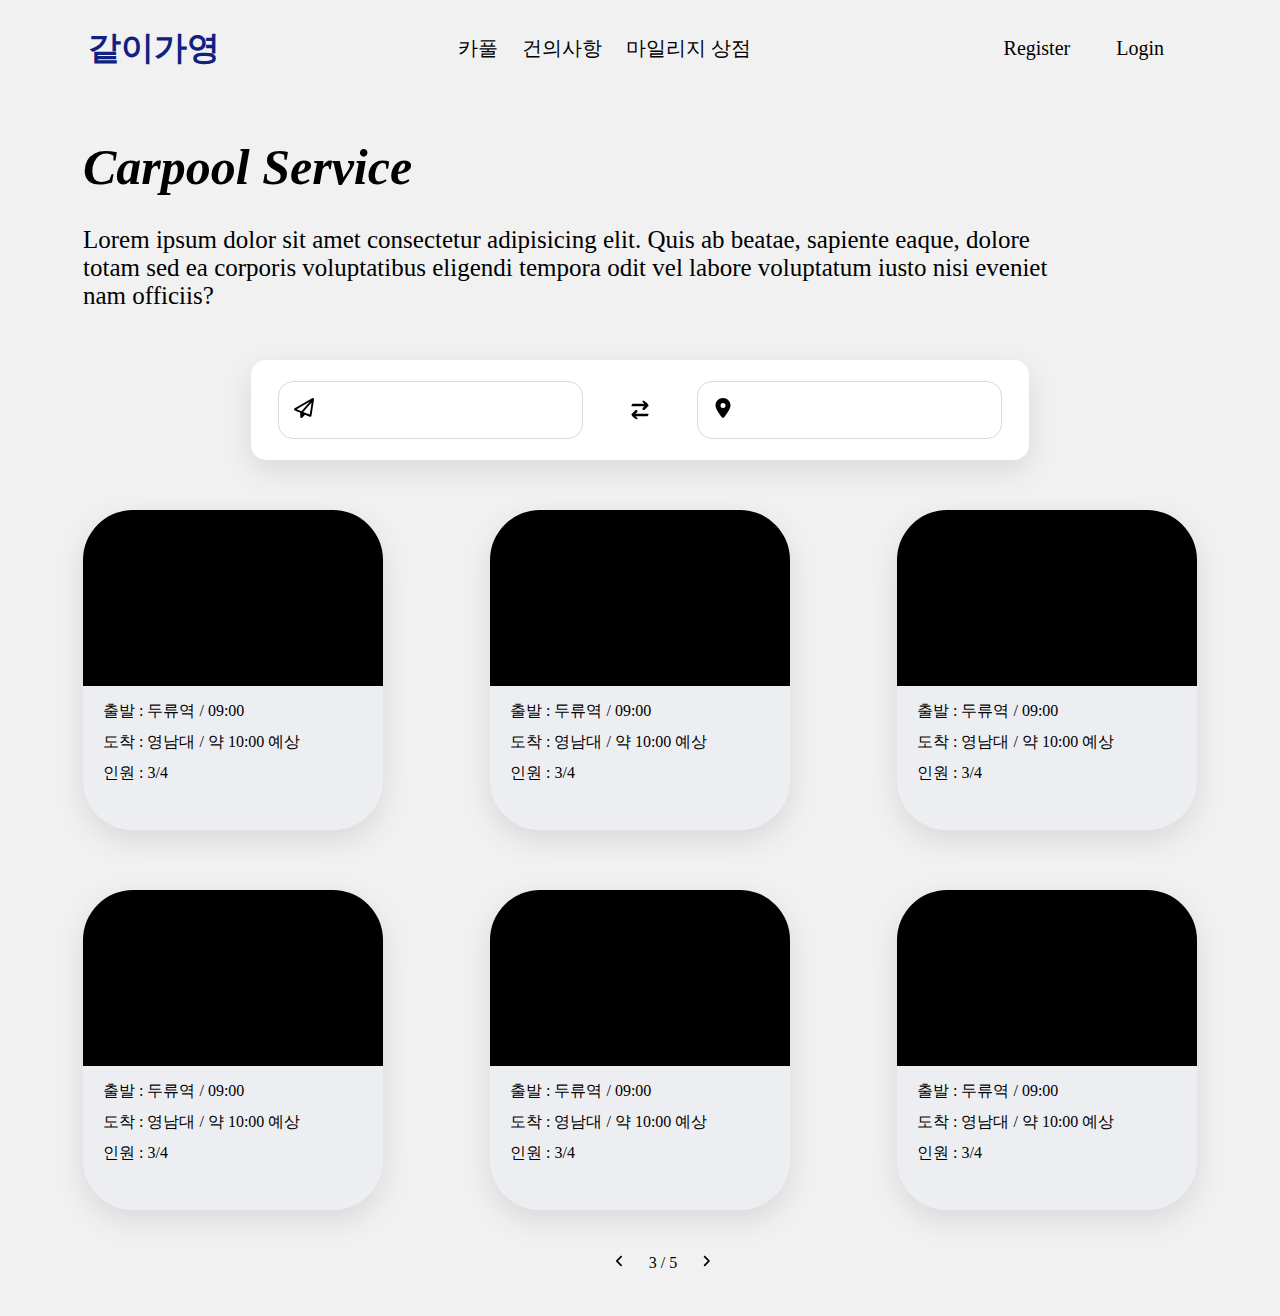
<file: carpool.html>
<!DOCTYPE html>
<html lang="en">
<head>
    <meta charset="UTF-8">
    <meta name="viewport" content="width=device-width, initial-scale=1.0">
    <link rel="stylesheet" href="carpool.css">
    <title>Document</title>
</head>
<body>
    <nav>
        <a href="#" class="logo">같이가영</a>

        <div class="menu">
            <a href="#">카풀</a>
            <a href="#">건의사항</a>
            <a href="#">마일리지 상점</a>
        </div>

        <div class="link">
            <a href="#">Register</a>
            <a href="#">Login</a>
        </div>
    </nav>

    <h1 class="separator">Carpool Service</h1>
    <div class="description">
        Lorem ipsum dolor sit amet consectetur adipisicing elit. Quis ab beatae, sapiente eaque, dolore totam sed ea corporis voluptatibus eligendi tempora odit vel labore voluptatum iusto nisi eveniet nam officiis?

    </div>

    <div class="search-container">
        <div class="search-area">
            <div class="start-box input-box">
                <label for="start-place">
                    <svg xmlns="http://www.w3.org/2000/svg" height="20" width="20" viewBox="0 0 512 512"><!--!Font Awesome Free 6.5.2 by @fontawesome - https://fontawesome.com License - https://fontawesome.com/license/free Copyright 2024 Fonticons, Inc.--><path d="M16.1 260.2c-22.6 12.9-20.5 47.3 3.6 57.3L160 376V479.3c0 18.1 14.6 32.7 32.7 32.7c9.7 0 18.9-4.3 25.1-11.8l62-74.3 123.9 51.6c18.9 7.9 40.8-4.5 43.9-24.7l64-416c1.9-12.1-3.4-24.3-13.5-31.2s-23.3-7.5-34-1.4l-448 256zm52.1 25.5L409.7 90.6 190.1 336l1.2 1L68.2 285.7zM403.3 425.4L236.7 355.9 450.8 116.6 403.3 425.4z"/></svg>
                </label>
                <input type="text" id="start-place">
            </div>
            <div class="change">
                <svg xmlns="http://www.w3.org/2000/svg" height="20" width="20" viewBox="0 0 448 512"><!--!Font Awesome Free 6.5.2 by @fontawesome - https://fontawesome.com License - https://fontawesome.com/license/free Copyright 2024 Fonticons, Inc.--><path d="M438.6 150.6c12.5-12.5 12.5-32.8 0-45.3l-96-96c-12.5-12.5-32.8-12.5-45.3 0s-12.5 32.8 0 45.3L338.7 96 32 96C14.3 96 0 110.3 0 128s14.3 32 32 32l306.7 0-41.4 41.4c-12.5 12.5-12.5 32.8 0 45.3s32.8 12.5 45.3 0l96-96zm-333.3 352c12.5 12.5 32.8 12.5 45.3 0s12.5-32.8 0-45.3L109.3 416 416 416c17.7 0 32-14.3 32-32s-14.3-32-32-32l-306.7 0 41.4-41.4c12.5-12.5 12.5-32.8 0-45.3s-32.8-12.5-45.3 0l-96 96c-12.5 12.5-12.5 32.8 0 45.3l96 96z"/></svg>
            </div>
            <div class="depart-box input-box">
                <label for="depart-place">
                    <svg xmlns="http://www.w3.org/2000/svg" height="20" width="20" viewBox="0 0 384 512"><!--!Font Awesome Free 6.5.2 by @fontawesome - https://fontawesome.com License - https://fontawesome.com/license/free Copyright 2024 Fonticons, Inc.--><path d="M215.7 499.2C267 435 384 279.4 384 192C384 86 298 0 192 0S0 86 0 192c0 87.4 117 243 168.3 307.2c12.3 15.3 35.1 15.3 47.4 0zM192 128a64 64 0 1 1 0 128 64 64 0 1 1 0-128z"/></svg>
                </label>
                <input type="text" id="depart-place">
            </div>
            
        </div>
    </div>

    <div class="carpool-list">
        <a class="carpool-list-card">
                <div class="carpool-image"></div>
                <div class="carpool-description">
                    <p class="start">출발 : 두류역 / 09:00</p>
                    <p class="department">도착 : 영남대 / 약 10:00 예상</p>
                    <p class="member">인원 : 3/4</p>
                </div>
        </a>
        <a class="carpool-list-card">
            <div class="carpool-image"></div>
            <div class="carpool-description">
                <p class="start">출발 : 두류역 / 09:00</p>
                <p class="department">도착 : 영남대 / 약 10:00 예상</p>
                <p class="member">인원 : 3/4</p>
            </div>
    </a>
    <a class="carpool-list-card">
        <div class="carpool-image"></div>
        <div class="carpool-description">
            <p class="start">출발 : 두류역 / 09:00</p>
            <p class="department">도착 : 영남대 / 약 10:00 예상</p>
            <p class="member">인원 : 3/4</p>
        </div>
    </a>
    <a class="carpool-list-card">
        <div class="carpool-image"></div>
        <div class="carpool-description">
            <p class="start">출발 : 두류역 / 09:00</p>
            <p class="department">도착 : 영남대 / 약 10:00 예상</p>
            <p class="member">인원 : 3/4</p>
        </div>
    </a>
    <a class="carpool-list-card">
        <div class="carpool-image"></div>
        <div class="carpool-description">
            <p class="start">출발 : 두류역 / 09:00</p>
            <p class="department">도착 : 영남대 / 약 10:00 예상</p>
            <p class="member">인원 : 3/4</p>
        </div>
    </a>

    <a class="carpool-list-card">
        <div class="carpool-image"></div>
        <div class="carpool-description">
            <p class="start">출발 : 두류역 / 09:00</p>
            <p class="department">도착 : 영남대 / 약 10:00 예상</p>
            <p class="member">인원 : 3/4</p>
        </div>
    </a>
    </div>

    <div class="page-handler">
        <a href="#" class="go-to-pre-page">
            <svg xmlns="http://www.w3.org/2000/svg" height="14" width="8.75" viewBox="0 0 320 512"><!--!Font Awesome Free 6.5.2 by @fontawesome - https://fontawesome.com License - https://fontawesome.com/license/free Copyright 2024 Fonticons, Inc.--><path d="M41.4 233.4c-12.5 12.5-12.5 32.8 0 45.3l160 160c12.5 12.5 32.8 12.5 45.3 0s12.5-32.8 0-45.3L109.3 256 246.6 118.6c12.5-12.5 12.5-32.8 0-45.3s-32.8-12.5-45.3 0l-160 160z"/></svg>
        </a>
        <div>3 / 5</div>
        <a href="#" class="go-to-post-page">
            <svg xmlns="http://www.w3.org/2000/svg" height="14" width="8.75" viewBox="0 0 320 512"><!--!Font Awesome Free 6.5.2 by @fontawesome - https://fontawesome.com License - https://fontawesome.com/license/free Copyright 2024 Fonticons, Inc.--><path d="M278.6 233.4c12.5 12.5 12.5 32.8 0 45.3l-160 160c-12.5 12.5-32.8 12.5-45.3 0s-12.5-32.8 0-45.3L210.7 256 73.4 118.6c-12.5-12.5-12.5-32.8 0-45.3s32.8-12.5 45.3 0l160 160z"/></svg>
        </a>

    </div>

    <div class="modal-container hidden">
        <div class="modal-content">
            
            <div class="left">
                <div class="map"></div>
                <div class="specification"></div>
            </div>
            <div class="right">
                <a class="modal-close">
                    <svg xmlns="http://www.w3.org/2000/svg" width="40px" height="40px" viewBox="0 0 384 512"><!--!Font Awesome Free 6.5.2 by @fontawesome - https://fontawesome.com License - https://fontawesome.com/license/free Copyright 2024 Fonticons, Inc.--><path d="M342.6 150.6c12.5-12.5 12.5-32.8 0-45.3s-32.8-12.5-45.3 0L192 210.7 86.6 105.4c-12.5-12.5-32.8-12.5-45.3 0s-12.5 32.8 0 45.3L146.7 256 41.4 361.4c-12.5 12.5-12.5 32.8 0 45.3s32.8 12.5 45.3 0L192 301.3 297.4 406.6c12.5 12.5 32.8 12.5 45.3 0s12.5-32.8 0-45.3L237.3 256 342.6 150.6z"/></svg>
                </a>
                <h2 class="title">두류역 -> 영남대</h2>
                <p class="distributor">제공자 : 허기영</p>
                <p class="drvier-description">Lorem ipsum dolor sit amet consectetur adipisicing elit. Quod, fuga? Facere quibusdam labore, ea incidunt magni doloribus reiciendis enim minima soluta eveniet, quam tempore delectus fugit ducimus blanditiis sapiente unde!</p>
                <div class="form-container">
                    <h3 class="notice-title">주의 사항</h3>
                    <div class="notice">
                        Lorem ipsum dolor sit, amet consectetur adipisicing elit. Deleniti illum in, sapiente, voluptatum quam suscipit aut vitae excepturi distinctio nostrum, eos incidunt delectus. Dolor, dignissimos cum excepturi beatae nesciunt laborum?
                        Lorem, ipsum dolor sit amet consectetur adipisicing elit. A velit illo vero tempore labore minima veniam nulla sunt! Molestiae optio dolores illo qui, quasi porro numquam laborum perspiciatis sed alias?
                    </div>
                </div>
                <div class="register-button">
                    신청
                </div>
            </div>
        </div>
    </div>

    <script src="./carpool.js"></script>

</body>
</html>
</file>
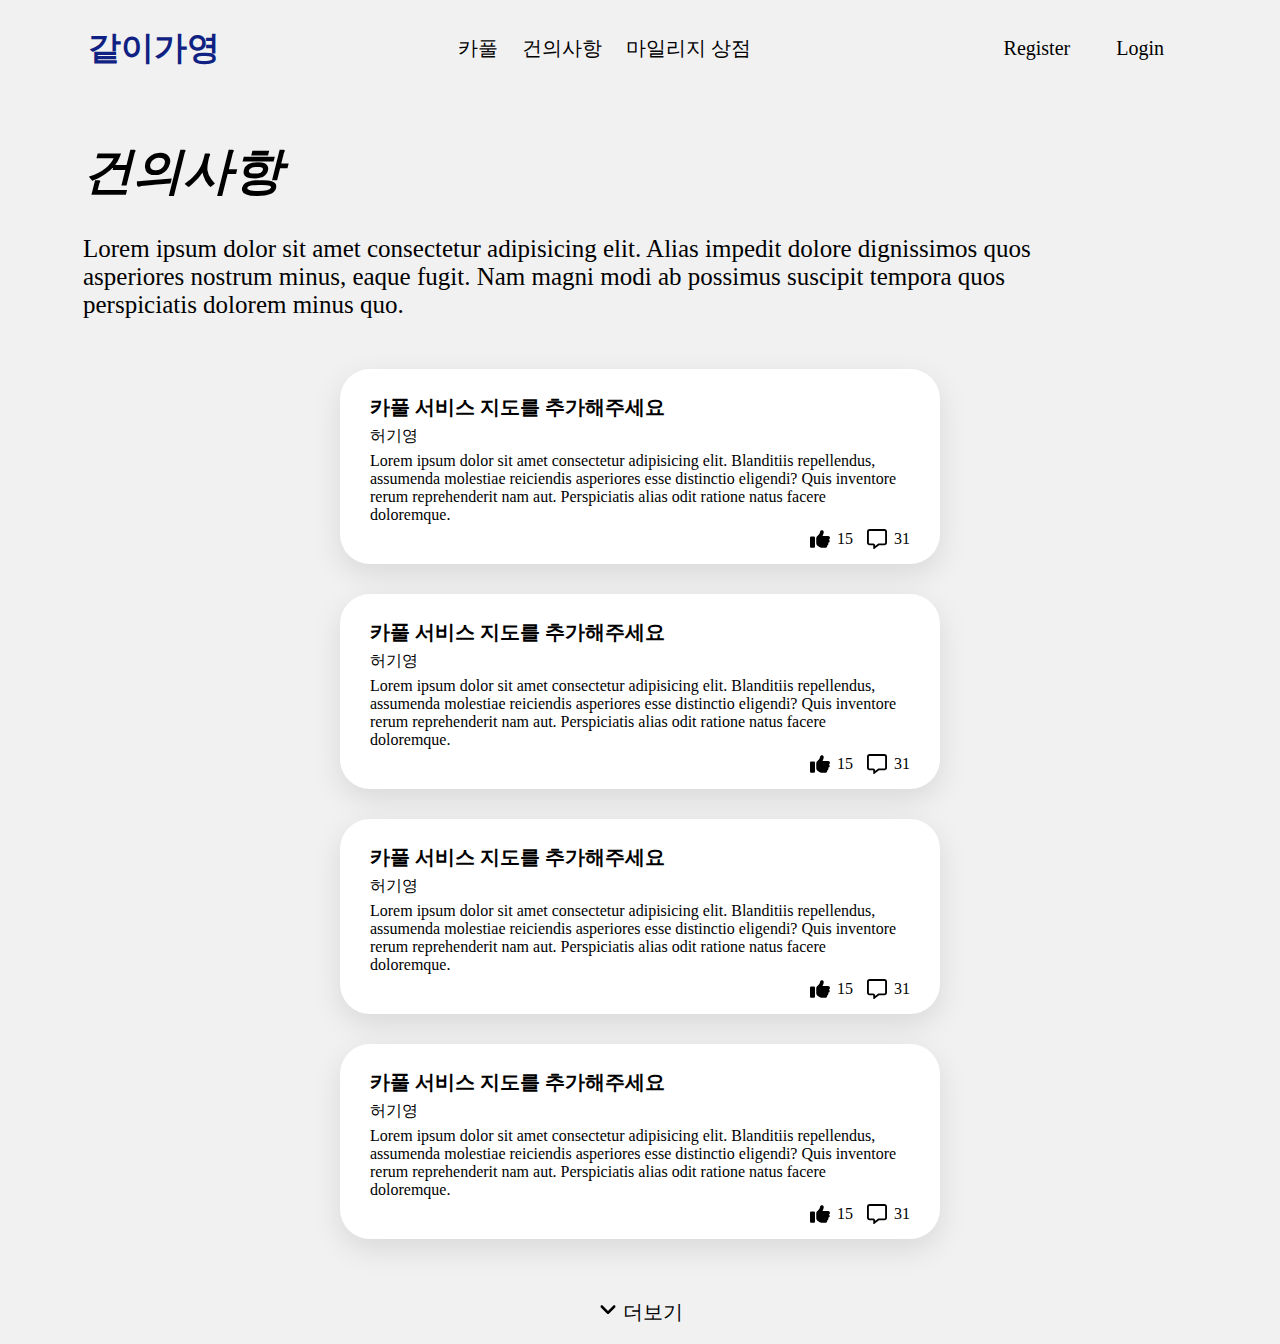
<file: post.html>
<!DOCTYPE html>
<html lang="en">
<head>
    <meta charset="UTF-8">
    <meta name="viewport" content="width=device-width, initial-scale=1.0">
    <link rel="stylesheet" href="post.css">
    <title>Document</title>
</head>
<body>
    <nav>
        <a href="#" class="logo">같이가영</a>

        <div class="menu">
            <a href="#">카풀</a>
            <a href="#">건의사항</a>
            <a href="#">마일리지 상점</a>
        </div>

        <div class="link">
            <a href="#">Register</a>
            <a href="#">Login</a>
        </div>
    </nav>

    <h1 class="separator">건의사항</h1>
    <div class="description">
        Lorem ipsum dolor sit amet consectetur adipisicing elit. Alias impedit dolore dignissimos quos asperiores nostrum minus, eaque fugit. Nam magni modi ab possimus suscipit tempora quos perspiciatis dolorem minus quo.
    </div>

    <div class="post-container">
        <div class="post-card">
            <div class="title">카풀 서비스 지도를 추가해주세요</div>
            <div class="author">허기영</div>
            <div class="content">
                Lorem ipsum dolor sit amet consectetur adipisicing elit. Blanditiis repellendus, assumenda molestiae reiciendis asperiores esse distinctio eligendi? Quis inventore rerum reprehenderit nam aut. Perspiciatis alias odit ratione natus facere doloremque.
            </div>
            <div class="post-card-footer">
                <div class="like-button post-card-button">
                    <svg xmlns="http://www.w3.org/2000/svg" height="20" width="20" viewBox="0 0 512 512"><!--!Font Awesome Free 6.5.2 by @fontawesome - https://fontawesome.com License - https://fontawesome.com/license/free Copyright 2024 Fonticons, Inc.--><path d="M313.4 32.9c26 5.2 42.9 30.5 37.7 56.5l-2.3 11.4c-5.3 26.7-15.1 52.1-28.8 75.2H464c26.5 0 48 21.5 48 48c0 18.5-10.5 34.6-25.9 42.6C497 275.4 504 288.9 504 304c0 23.4-16.8 42.9-38.9 47.1c4.4 7.3 6.9 15.8 6.9 24.9c0 21.3-13.9 39.4-33.1 45.6c.7 3.3 1.1 6.8 1.1 10.4c0 26.5-21.5 48-48 48H294.5c-19 0-37.5-5.6-53.3-16.1l-38.5-25.7C176 420.4 160 390.4 160 358.3V320 272 247.1c0-29.2 13.3-56.7 36-75l7.4-5.9c26.5-21.2 44.6-51 51.2-84.2l2.3-11.4c5.2-26 30.5-42.9 56.5-37.7zM32 192H96c17.7 0 32 14.3 32 32V448c0 17.7-14.3 32-32 32H32c-17.7 0-32-14.3-32-32V224c0-17.7 14.3-32 32-32z"/></svg>
                    <span>15</span>
                </div>
                <div class="comment-button post-card-button">
                    <svg xmlns="http://www.w3.org/2000/svg" height="20" width="20" viewBox="0 0 512 512"><!--!Font Awesome Free 6.5.2 by @fontawesome - https://fontawesome.com License - https://fontawesome.com/license/free Copyright 2024 Fonticons, Inc.--><path d="M160 368c26.5 0 48 21.5 48 48v16l72.5-54.4c8.3-6.2 18.4-9.6 28.8-9.6H448c8.8 0 16-7.2 16-16V64c0-8.8-7.2-16-16-16H64c-8.8 0-16 7.2-16 16V352c0 8.8 7.2 16 16 16h96zm48 124l-.2 .2-5.1 3.8-17.1 12.8c-4.8 3.6-11.3 4.2-16.8 1.5s-8.8-8.2-8.8-14.3V474.7v-6.4V468v-4V416H112 64c-35.3 0-64-28.7-64-64V64C0 28.7 28.7 0 64 0H448c35.3 0 64 28.7 64 64V352c0 35.3-28.7 64-64 64H309.3L208 492z"/></svg>
                    <span>31</span>
                </div>
            </div>
        </div>

        <div class="post-card">
            <div class="title">카풀 서비스 지도를 추가해주세요</div>
            <div class="author">허기영</div>
            <div class="content">
                Lorem ipsum dolor sit amet consectetur adipisicing elit. Blanditiis repellendus, assumenda molestiae reiciendis asperiores esse distinctio eligendi? Quis inventore rerum reprehenderit nam aut. Perspiciatis alias odit ratione natus facere doloremque.
            </div>
            <div class="post-card-footer">
                <div class="like-button post-card-button">
                    <svg xmlns="http://www.w3.org/2000/svg" height="20" width="20" viewBox="0 0 512 512"><!--!Font Awesome Free 6.5.2 by @fontawesome - https://fontawesome.com License - https://fontawesome.com/license/free Copyright 2024 Fonticons, Inc.--><path d="M313.4 32.9c26 5.2 42.9 30.5 37.7 56.5l-2.3 11.4c-5.3 26.7-15.1 52.1-28.8 75.2H464c26.5 0 48 21.5 48 48c0 18.5-10.5 34.6-25.9 42.6C497 275.4 504 288.9 504 304c0 23.4-16.8 42.9-38.9 47.1c4.4 7.3 6.9 15.8 6.9 24.9c0 21.3-13.9 39.4-33.1 45.6c.7 3.3 1.1 6.8 1.1 10.4c0 26.5-21.5 48-48 48H294.5c-19 0-37.5-5.6-53.3-16.1l-38.5-25.7C176 420.4 160 390.4 160 358.3V320 272 247.1c0-29.2 13.3-56.7 36-75l7.4-5.9c26.5-21.2 44.6-51 51.2-84.2l2.3-11.4c5.2-26 30.5-42.9 56.5-37.7zM32 192H96c17.7 0 32 14.3 32 32V448c0 17.7-14.3 32-32 32H32c-17.7 0-32-14.3-32-32V224c0-17.7 14.3-32 32-32z"/></svg>
                    <span>15</span>
                </div>
                <div class="comment-button post-card-button">
                    <svg xmlns="http://www.w3.org/2000/svg" height="20" width="20" viewBox="0 0 512 512"><!--!Font Awesome Free 6.5.2 by @fontawesome - https://fontawesome.com License - https://fontawesome.com/license/free Copyright 2024 Fonticons, Inc.--><path d="M160 368c26.5 0 48 21.5 48 48v16l72.5-54.4c8.3-6.2 18.4-9.6 28.8-9.6H448c8.8 0 16-7.2 16-16V64c0-8.8-7.2-16-16-16H64c-8.8 0-16 7.2-16 16V352c0 8.8 7.2 16 16 16h96zm48 124l-.2 .2-5.1 3.8-17.1 12.8c-4.8 3.6-11.3 4.2-16.8 1.5s-8.8-8.2-8.8-14.3V474.7v-6.4V468v-4V416H112 64c-35.3 0-64-28.7-64-64V64C0 28.7 28.7 0 64 0H448c35.3 0 64 28.7 64 64V352c0 35.3-28.7 64-64 64H309.3L208 492z"/></svg>
                    <span>31</span>
                </div>
            </div>
        </div>

        <div class="post-card">
            <div class="title">카풀 서비스 지도를 추가해주세요</div>
            <div class="author">허기영</div>
            <div class="content">
                Lorem ipsum dolor sit amet consectetur adipisicing elit. Blanditiis repellendus, assumenda molestiae reiciendis asperiores esse distinctio eligendi? Quis inventore rerum reprehenderit nam aut. Perspiciatis alias odit ratione natus facere doloremque.
            </div>
            <div class="post-card-footer">
                <div class="like-button post-card-button">
                    <svg xmlns="http://www.w3.org/2000/svg" height="20" width="20" viewBox="0 0 512 512"><!--!Font Awesome Free 6.5.2 by @fontawesome - https://fontawesome.com License - https://fontawesome.com/license/free Copyright 2024 Fonticons, Inc.--><path d="M313.4 32.9c26 5.2 42.9 30.5 37.7 56.5l-2.3 11.4c-5.3 26.7-15.1 52.1-28.8 75.2H464c26.5 0 48 21.5 48 48c0 18.5-10.5 34.6-25.9 42.6C497 275.4 504 288.9 504 304c0 23.4-16.8 42.9-38.9 47.1c4.4 7.3 6.9 15.8 6.9 24.9c0 21.3-13.9 39.4-33.1 45.6c.7 3.3 1.1 6.8 1.1 10.4c0 26.5-21.5 48-48 48H294.5c-19 0-37.5-5.6-53.3-16.1l-38.5-25.7C176 420.4 160 390.4 160 358.3V320 272 247.1c0-29.2 13.3-56.7 36-75l7.4-5.9c26.5-21.2 44.6-51 51.2-84.2l2.3-11.4c5.2-26 30.5-42.9 56.5-37.7zM32 192H96c17.7 0 32 14.3 32 32V448c0 17.7-14.3 32-32 32H32c-17.7 0-32-14.3-32-32V224c0-17.7 14.3-32 32-32z"/></svg>
                    <span>15</span>
                </div>
                <div class="comment-button post-card-button">
                    <svg xmlns="http://www.w3.org/2000/svg" height="20" width="20" viewBox="0 0 512 512"><!--!Font Awesome Free 6.5.2 by @fontawesome - https://fontawesome.com License - https://fontawesome.com/license/free Copyright 2024 Fonticons, Inc.--><path d="M160 368c26.5 0 48 21.5 48 48v16l72.5-54.4c8.3-6.2 18.4-9.6 28.8-9.6H448c8.8 0 16-7.2 16-16V64c0-8.8-7.2-16-16-16H64c-8.8 0-16 7.2-16 16V352c0 8.8 7.2 16 16 16h96zm48 124l-.2 .2-5.1 3.8-17.1 12.8c-4.8 3.6-11.3 4.2-16.8 1.5s-8.8-8.2-8.8-14.3V474.7v-6.4V468v-4V416H112 64c-35.3 0-64-28.7-64-64V64C0 28.7 28.7 0 64 0H448c35.3 0 64 28.7 64 64V352c0 35.3-28.7 64-64 64H309.3L208 492z"/></svg>
                    <span>31</span>
                </div>
            </div>
        </div>

        <div class="post-card">
            <div class="title">카풀 서비스 지도를 추가해주세요</div>
            <div class="author">허기영</div>
            <div class="content">
                Lorem ipsum dolor sit amet consectetur adipisicing elit. Blanditiis repellendus, assumenda molestiae reiciendis asperiores esse distinctio eligendi? Quis inventore rerum reprehenderit nam aut. Perspiciatis alias odit ratione natus facere doloremque.
            </div>
            <div class="post-card-footer">
                <div class="like-button post-card-button">
                    <svg xmlns="http://www.w3.org/2000/svg" height="20" width="20" viewBox="0 0 512 512"><!--!Font Awesome Free 6.5.2 by @fontawesome - https://fontawesome.com License - https://fontawesome.com/license/free Copyright 2024 Fonticons, Inc.--><path d="M313.4 32.9c26 5.2 42.9 30.5 37.7 56.5l-2.3 11.4c-5.3 26.7-15.1 52.1-28.8 75.2H464c26.5 0 48 21.5 48 48c0 18.5-10.5 34.6-25.9 42.6C497 275.4 504 288.9 504 304c0 23.4-16.8 42.9-38.9 47.1c4.4 7.3 6.9 15.8 6.9 24.9c0 21.3-13.9 39.4-33.1 45.6c.7 3.3 1.1 6.8 1.1 10.4c0 26.5-21.5 48-48 48H294.5c-19 0-37.5-5.6-53.3-16.1l-38.5-25.7C176 420.4 160 390.4 160 358.3V320 272 247.1c0-29.2 13.3-56.7 36-75l7.4-5.9c26.5-21.2 44.6-51 51.2-84.2l2.3-11.4c5.2-26 30.5-42.9 56.5-37.7zM32 192H96c17.7 0 32 14.3 32 32V448c0 17.7-14.3 32-32 32H32c-17.7 0-32-14.3-32-32V224c0-17.7 14.3-32 32-32z"/></svg>
                    <span>15</span>
                </div>
                <div class="comment-button post-card-button">
                    <svg xmlns="http://www.w3.org/2000/svg" height="20" width="20" viewBox="0 0 512 512"><!--!Font Awesome Free 6.5.2 by @fontawesome - https://fontawesome.com License - https://fontawesome.com/license/free Copyright 2024 Fonticons, Inc.--><path d="M160 368c26.5 0 48 21.5 48 48v16l72.5-54.4c8.3-6.2 18.4-9.6 28.8-9.6H448c8.8 0 16-7.2 16-16V64c0-8.8-7.2-16-16-16H64c-8.8 0-16 7.2-16 16V352c0 8.8 7.2 16 16 16h96zm48 124l-.2 .2-5.1 3.8-17.1 12.8c-4.8 3.6-11.3 4.2-16.8 1.5s-8.8-8.2-8.8-14.3V474.7v-6.4V468v-4V416H112 64c-35.3 0-64-28.7-64-64V64C0 28.7 28.7 0 64 0H448c35.3 0 64 28.7 64 64V352c0 35.3-28.7 64-64 64H309.3L208 492z"/></svg>
                    <span>31</span>
                </div>
            </div>
        </div>
    </div>

    <div class="more-container">
        <div class="more">
            <svg xmlns="http://www.w3.org/2000/svg" height="20" width="20" viewBox="0 0 448 512"><!--!Font Awesome Free 6.5.2 by @fontawesome - https://fontawesome.com License - https://fontawesome.com/license/free Copyright 2024 Fonticons, Inc.--><path d="M201.4 374.6c12.5 12.5 32.8 12.5 45.3 0l160-160c12.5-12.5 12.5-32.8 0-45.3s-32.8-12.5-45.3 0L224 306.7 86.6 169.4c-12.5-12.5-32.8-12.5-45.3 0s-12.5 32.8 0 45.3l160 160z"/></svg>
            <span>더보기</span>
        </div>
    </div>
</body>
</html>
</file>
<file: carpool.css>
@import url('https://fonts.googleapis.com/css2?family=Ubuntu+Mono:ital,wght@0,400;0,700;1,400;1,700&family=Ubuntu:ital,wght@0,300;0,400;0,500;0,700;1,300;1,400;1,500;1,700&display=swap');


:root {
    --nav-text-color : gray;
    --box-shadow : 0 10px 30px rgba(0, 0, 0, 0.1);
}

body{
    background-color: #f1f1f1;
}

a {
    text-decoration: none;
    color : black;
}

nav{
    padding : 0 80px;
    display: flex;
    justify-content: space-between;
    align-items: center;
    height: 80px;
}

nav a.logo{
    font-size: 33px;
    font-weight: 600;
    color: #0f2182;
}



nav .menu a{
    font-size: 20px;
    transition: all 0.2s;
}

nav .menu a:hover{
    font-size : 25px;
    font-weight : 500;
}


nav .menu a:not(:last-child){
    margin-right: 20px;
}

nav .link a{
    padding : 8px 14px;
    margin-right:  14px;
    font-size: 20px;
    border-radius: 30px;
    transition: all 0.3s;
}

nav .link a:hover {
    background-color: white;
}

.separator{
    margin : 0 75px;
    margin-top : 50px;
    margin-bottom : 30px;
    font-weight: 800;   
    font-size: 50px;
    font-style: italic;
}

.description {
    margin : 0 75px;
    width: 1000px;
    font-size: 25px;
}
.search-container {
    display: flex;
    justify-content: center;
}

.search-area{
    margin : 50px 75px;
    padding: 10px;
    width: 60%;
    border : none;
    border-radius: 15px;
    height: 80px;
    background-color: #fff;
    box-shadow: var(--box-shadow);
    display: flex;
    justify-content: center;
    align-items: center;
}

.search-area .input-box {
    width: 40%;
    border : 1px solid rgb(217, 217, 220);
    border-radius: 15px;
    height: 70%;
    display: flex;
    align-items: center;
}

.search-area .input-box svg {
    margin : 0 15px;
    cursor : pointer;
}

.search-area .input-box input{
    outline: none;
    width: 70%;
    border: none;
    font-size: 20px;
}

.search-area .change {
    width: 15%;
    display: flex;
    justify-content: center;
    align-items: center;
    transition: all 0.3s;
}

.search-area .change svg {
    padding: 20px;
    border-radius: 50%;
    transition : all 0.3s;
}

.search-area .change svg:hover {
    background-color: #f1f1f1;
}




.search-section .right {
    width: 20%;
}

.carpool-list {
    display: flex;
    margin: 0 75px;
    align-items: center;
    justify-content: space-between;
    flex-flow: wrap;
    gap : 30px;
}

.carpool-list-card {    
    background-color: rgba(235, 237, 242, 0.761);
    height: 320px;
    width: 300px;
    border-radius: 50px;
    box-shadow: var(--box-shadow);
    transition: all 0.3s;
    margin-bottom: 30px;
}

.carpool-list-card:hover {
    /* box-shadow: none; */
    scale: 1.03 1.03;
}


.carpool-image{
    background-color: black;
    height: 55%;
    width : 100%;
    border-radius: 50px 50px 0 0;
}

.carpool-description{
    margin : 15px 10px;
}

.carpool-description p{
    margin : 10px 0 0 10px;
}
/* carpool 카드의 출발 도착을 지하철역 노선도 처럼 표시 
   인원은 별점표처럼 보일 수 있도록(너무 과한가)*/

.go_to_carpool {
    border-radius: 50%;
    background-color: gray;
    padding: 10px;
}

.go-to-carpool, .go-to-mileage-store {
    border-radius: 50%;
    background-color: #f1f1f1;
    fill : black;
    transition: all 0.3s;
    padding: 15px 15px;
}

.go-to-carpool:hover, .go-to-mileage-store:hover {
    background-color: white;
}

.page-handler {
    margin-bottom: 30px;
    display: flex;
    align-self: center;
    align-items: center;
    width: 200px;
    position: relative;
    left: calc(50% - 50px);

}

.page-handler a {
    padding : 14px 20px;
    border-radius: 50%;
    margin: 0 5px;
    transition: all 0.3s;

}

.page-handler a:hover{
    background-color: #fff;
}


/* modal */
.modal-container{
    width: 100%;
    height: 100%;
    position: fixed;
    top: 0;
    left: 0;
    display: flex;
    justify-content: center;
    align-items: center;
    background-color: rgba(0, 0, 0, 0.3);

}

.modal-content {
    position: absolute;
    background-color: #fff;
    width: 80%;
    height: 80%;

    border-radius: 50px;
    animation: slidefade 0.2s ease-in;
    display: flex;

}

.modal-close {
    padding: 30px;
    position: absolute;
    top : 15px;
    right: 15px;
    background-color: transparent;
    display: flex;
    justify-content: center;
    align-items: center;
    border: none;
    cursor: pointer;
}

.modal-container.hidden{
    display: none;
}

.modal-content .left {
    width: 35%;
    height: 100%;
    background-color: #f1f1f1;
    border-radius: 50px 0 0 50px;
    display: flex;
    flex-direction: column;
}

.modal-content .left .map{
    height: 60%;
    width: 100%;
}

.modal-content .left .specification{
    height: 40%;
    width: 100%;
    background-color: #aaaaff;
    border-radius: 0 0 0 50px;
}

.modal-content .right {
    width: 65%;
}

.modal-content .right h2{
    margin : 50px 50px 30px 50px;
    font-size: 40px;
}

.modal-content .right .distributor{
    margin : 0 50px 30px 50px;
}

.modal-content .right .drvier-description{
    margin : 0 50px;
    margin-bottom : 30px;
    height: 100px;
}

.modal-content .right .form-container{
    margin : 0 50px;
    background-color: #f1f1f1;
    height: 300px;
    border-radius: 15px;
    display: flex;
    flex-direction: column;
    

}

.modal-content .right .form-container h3{
    margin : 30px 30px;
    font-size: 20px;
    font-style: italic;
}

.modal-content .right .form-container .notice{
    margin : 0 30px;
}

.modal-content .right .register-button{
    height: 50px;
    margin : 30px 50px;
    background-color: rgb(96, 165, 96);
    border-radius: 20px;
    display: flex;
    justify-content: center;
    align-items: center;
    color: #fff;
    font-size: 25px;
    font-weight: 600;
    transition: all 0.3s;
    cursor: pointer;
}

.modal-content .right .register-button:hover{
    scale: 1.03 1.05;
}

@keyframes slidefade {
    0% {
        opacity: 0;
    }
}
</file>
<file: post.css>
:root {
    --nav-text-color : gray;
    --box-shadow : 0 10px 30px rgba(0, 0, 0, 0.1);
}

body{
    background-color: #f1f1f1;
}

a {
    text-decoration: none;
    color : black;
}

nav{
    padding : 0 80px;
    display: flex;
    justify-content: space-between;
    align-items: center;
    height: 80px;
}

nav a.logo{
    font-size: 33px;
    font-weight: 600;
    color: #0f2182;
}



nav .menu a{
    font-size: 20px;
    transition: all 0.2s;
}

nav .menu a:hover{
    font-size : 25px;
    font-weight : 500;
}


nav .menu a:not(:last-child){
    margin-right: 20px;
}

nav .link a{
    padding : 8px 14px;
    margin-right:  14px;
    font-size: 20px;
    border-radius: 30px;
    transition: all 0.3s;
}

nav .link a:hover {
    background-color: white;
}

.separator{
    margin : 0 75px;
    margin-top : 50px;
    margin-bottom : 30px;
    font-weight: 800;   
    font-size: 50px;
    font-style: italic;
}

.description {
    margin : 0 75px;
    width: 1000px;
    font-size: 25px;
}

.post-container{
    margin : 50px 75px;
    display: flex;
    justify-content: center;
    flex-wrap: wrap;
    gap : 30px;
}

.post-card{
    width: 600px;
    /* height: 180px; */
    background-color: #fff;
    border-radius: 30px;
    box-shadow: var(--box-shadow);
    display: flex;
    flex-direction: column;
    gap : 5px;
}

.post-card .title{
    font-size: 20px;
    font-weight: 600;
    margin-left: 30px;
    margin-top : 25px;
}

.post-card .author {
    margin-left : 30px;
}

.post-card .content{
    margin : 0 30px;
}

.post-card .post-card-footer {
    width: 100px;
    display: flex;
    justify-content: space-between;
    align-items: center;
    align-self: end;
    margin-right : 30px;
    margin-bottom : 15px;
}

.post-card .post-card-button{
    
    display: flex;
    align-items: center;
    gap : 7px;
}

.post-card .like-button{
    transition: all 0.1s;
}

.post-card .like-button:hover{
    fill : red;
}

.more-container{
    display: flex;
    justify-content: center;
    align-items: center;
}

.more{
    gap : 10px;
    font-size: 20px;
    border-radius: 15px;
    padding: 10px;
    transition: all 0.3s;
}

.more:hover{
    background-color: #fff;
}
</file>
